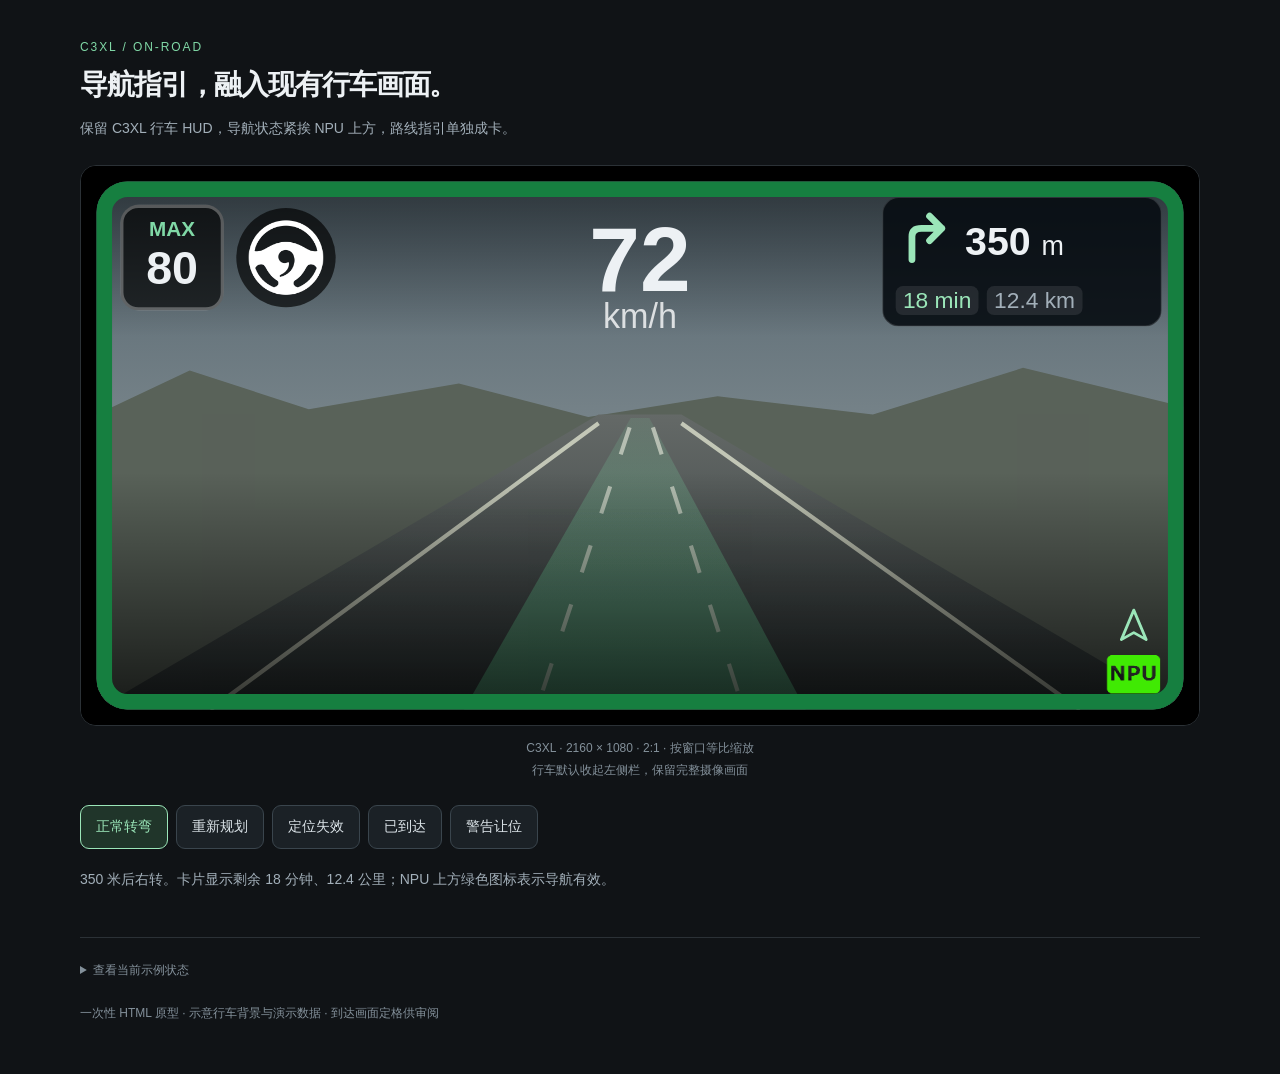
<file: docs/prototypes/c3xl-navigation.html>
<!doctype html>
<html lang="zh-CN">
<meta charset="utf-8">
<meta name="viewport" content="width=device-width, initial-scale=1">
<title>C3XL 导航指引卡 · 2160×1080 原型</title>
<style>
  :root { color-scheme: dark; font-family: Inter, -apple-system, BlinkMacSystemFont, "Segoe UI", "PingFang SC", sans-serif; color: #edf1f4; background: #101316; }
  * { box-sizing: border-box; }
  body { margin: 0; padding: 40px 24px; }
  main { max-width: 1120px; margin: auto; }
  .eyebrow { color: #80d8a6; font-size: 12px; letter-spacing: .16em; }
  h1 { margin: 12px 0; font-size: 28px; font-weight: 600; letter-spacing: -.04em; }
  .intro, #description { color: #a2afb9; font-size: 14px; line-height: 1.8; }
  .intro { margin: 0 0 24px; }
  .preview { border: 1px solid #2b3136; border-radius: 16px; overflow: hidden; background: #000; }
  .viewport { position: relative; width: 100%; aspect-ratio: 2 / 1; }
  .screen { position: absolute; width: 2160px; height: 1080px; transform-origin: top left; overflow: hidden; background: #000; }
  .content { position: absolute; inset: 30px; overflow: hidden; border-radius: 60px; background: #58676c; }
  .road { display: block; width: 2100px; height: 1020px; }
  .shade { position: absolute; inset: 0; pointer-events: none; background: linear-gradient(180deg, #0007, transparent 300px), linear-gradient(0deg, #000b, transparent 45%); }
  .border { position: absolute; inset: 30px; border: 30px solid #167f40; border-radius: 60px; pointer-events: none; }
  .set-speed { position: absolute; left: 46px; top: 45px; width: 200px; height: 204px; border: 6px solid #ffffff4b; border-radius: 35px; background: #000a; text-align: center; }
  .set-speed span { position: absolute; top: 21px; left: 0; right: 0; font-size: 40px; font-weight: 600; line-height: 1; color: #80d8a6; }
  .set-speed strong { position: absolute; top: 71px; left: 0; right: 0; font-size: 90px; line-height: 1; font-weight: 700; }
  .current-speed { position: absolute; top: 62px; left: 50%; transform: translateX(-50%); font-size: 176px; line-height: 1; font-weight: 700; }
  .speed-unit { position: absolute; top: 227px; left: 50%; transform: translateX(-50%); font-size: 66px; line-height: 1; font-weight: 500; color: #ffffffc8; }
  .mode { position: absolute; left: 270px; top: 51px; width: 192px; height: 192px; display: grid; place-items: center; background: #000a; border-radius: 50%; }
  .mode img { width: 144px; height: 144px; }
  .npu { position: absolute; right: 42px; bottom: 28px; width: 108px; height: 80px; }
  .nav-status { position: absolute; right: 60px; bottom: 126px; width: 72px; height: 72px; color: #9be6b9; }
  .nav-status.lost { color: #6e767d; }
  .nav-card { position: absolute; right: 42px; top: 30px; width: 540px; height: 250px; padding: 24px; border: 2px solid #ffffff24; border-radius: 32px; background: rgba(7, 13, 18, .9); }
  .nav-primary { display: flex; align-items: center; height: 116px; gap: 24px; }
  .maneuver { flex: 0 0 110px; height: 110px; color: #9be6b9; }
  .distance { font-size: 76px; font-weight: 700; white-space: nowrap; font-variant-numeric: tabular-nums; }
  .distance small { font-size: 52px; font-weight: 500; }
  .nav-summary { position: absolute; left: 24px; right: 24px; top: 170px; display: flex; gap: 16px; }
  .nav-summary span { height: 56px; display: flex; align-items: center; padding: 0 14px; border-radius: 14px; background: #ffffff17; font-size: 44px; white-space: nowrap; font-variant-numeric: tabular-nums; }
  .remaining-time { color: #9be6b9; }
  .remaining-distance { color: #a2afb9; }
  .nav-card.short { height: 150px; }
  .nav-card.short .nav-primary { height: 98px; }
  .phrase { font-size: 56px; font-weight: 650; color: #a2afb9; white-space: nowrap; }
  .nav-card.lost .phrase { color: #d25a5a; }
  .nav-card.arrived .phrase { color: #fff; }
  .alert { position: absolute; left: 40px; right: 40px; bottom: 40px; height: 300px; display: flex; flex-direction: column; justify-content: center; align-items: center; gap: 15px; border-radius: 30px; background: #da6f25f1; }
  .alert strong { font-size: 88px; font-weight: 700; line-height: 1.2; }
  .alert span { font-size: 66px; }
  [hidden] { display: none !important; }
  .caption { margin: 12px 0 24px; text-align: center; font-size: 12px; color: #83909a; line-height: 1.8; }
  .controls { display: flex; flex-wrap: wrap; gap: 8px; }
  button { min-height: 44px; padding: 10px 15px; border: 1px solid #3a454d; border-radius: 9px; background: #1b2126; color: #dce4e9; font: inherit; font-size: 14px; cursor: pointer; }
  button:hover { background: #29333b; }
  button[aria-pressed="true"] { color: #9be6b9; border-color: #9be6b9; background: #20352a; }
  button:focus-visible { outline: 3px solid #9be6b9; outline-offset: 3px; }
  #description { min-height: 50px; margin: 18px 0 20px; }
  details { padding-top: 18px; border-top: 1px solid #2b3136; color: #83909a; font-size: 12px; }
  summary { cursor: pointer; width: fit-content; padding: 6px 0; }
  pre { overflow-x: auto; padding: 16px; border-radius: 8px; background: #090d10; line-height: 1.7; color: #a2afb9; }
  .footnote { margin-top: 20px; font-size: 12px; color: #83909a; }
  @media (max-width: 600px) { body { padding: 24px 12px; } h1 { font-size: 24px; } }
</style>
<main>
  <div class="eyebrow">C3XL / ON-ROAD</div>
  <h1>导航指引，融入现有行车画面。</h1>
  <p class="intro">保留 C3XL 行车 HUD，导航状态紧挨 NPU 上方，路线指引单独成卡。</p>
  <div class="preview">
    <div class="viewport" id="viewport">
      <div class="screen" id="screen" role="img" aria-label="C3XL 2160×1080 行车界面，导航状态位于右下 NPU 上方">
        <div class="content" id="content">
          <svg class="road" viewBox="0 0 2100 1020" aria-hidden="true">
            <defs>
              <linearGradient id="sky" x2="0" y2="1"><stop stop-color="#53636d"/><stop offset="1" stop-color="#a0a9aa"/></linearGradient>
              <linearGradient id="asphalt" x2="0" y2="1"><stop stop-color="#646967"/><stop offset="1" stop-color="#303839"/></linearGradient>
              <linearGradient id="path" x2="0" y2="1"><stop stop-color="#80d8a6" stop-opacity=".12"/><stop offset="1" stop-color="#66d79a" stop-opacity=".6"/></linearGradient>
            </defs>
            <path fill="url(#sky)" d="M0 0H2100V1020H0z"/>
            <path fill="#596259" d="M0 450L180 365L410 440L700 390L950 455L1200 415L1500 450L1790 360L2100 435V1020H0z"/>
            <path fill="url(#asphalt)" d="M970 450H1130L2100 1020H0z"/>
            <path fill="url(#path)" d="M1032 457H1068L1370 1020H710z"/>
            <path d="M970 467L220 1020M1130 467L1900 1020" stroke="#dce0cc" stroke-width="8" opacity=".8"/>
            <path d="M1030 475L850 1020M1075 475L1250 1020" stroke="#e2e5d8" stroke-width="8" stroke-dasharray="55 65" opacity=".65"/>
          </svg>
          <div class="shade"></div>
          <div class="set-speed" aria-hidden="true"><span>MAX</span><strong>80</strong></div>
          <div class="current-speed" aria-hidden="true">72</div>
          <div class="speed-unit" aria-hidden="true">km/h</div>
          <div class="mode" id="mode" aria-hidden="true"><img src="[data-uri]" alt=""></div>
          <img class="npu" id="npu" src="[data-uri]" alt="NPU 正在工作">
          <svg class="nav-status" id="nav-status" viewBox="0 0 24 24" fill="none" stroke="currentColor" stroke-width="1.8" stroke-linejoin="round" aria-hidden="true">
            <path d="M12 2L20 21L12 16.5L4 21Z"/>
            <path id="nav-slash" d="M3 3L21 21" stroke="#d25a5a" hidden/>
          </svg>
          <div class="nav-card" id="nav-card">
            <div class="nav-primary">
              <svg class="maneuver" viewBox="0 0 42 42" fill="none" stroke="currentColor" stroke-width="5" stroke-linecap="round" stroke-linejoin="round" aria-hidden="true">
                <path id="maneuver-path" d="M12 35V18Q12 12 19 12H34M25 3L34 12L25 21"/>
                <path id="maneuver-slash" d="M7 35L35 7" stroke="#d25a5a" hidden/>
              </svg>
              <span class="distance" id="distance">350 <small>m</small></span>
              <span class="phrase" id="phrase" hidden></span>
            </div>
            <div class="nav-summary" id="nav-summary"><span class="remaining-time">18 min</span><span class="remaining-distance">12.4 km</span></div>
          </div>
          <div class="alert" id="alert" hidden><strong>请握住方向盘</strong><span>保持注意，准备接管</span></div>
        </div>
        <div class="border"></div>
      </div>
    </div>
  </div>
  <p class="caption">C3XL · 2160 × 1080 · 2:1 · 按窗口等比缩放<br>行车默认收起左侧栏，保留完整摄像画面</p>
  <div class="controls" role="group" aria-label="演示导航状态">
    <button type="button" data-state="turn" aria-pressed="true">正常转弯</button>
    <button type="button" data-state="rerouting" aria-pressed="false">重新规划</button>
    <button type="button" data-state="lost" aria-pressed="false">定位失效</button>
    <button type="button" data-state="arrived" aria-pressed="false">已到达</button>
    <button type="button" data-state="warning" aria-pressed="false">警告让位</button>
  </div>
  <p id="description" role="status" aria-live="polite" aria-atomic="true"></p>
  <details><summary>查看当前示例状态</summary><pre id="state-output"></pre></details>
  <p class="footnote">一次性 HTML 原型 · 示意行车背景与演示数据 · 到达画面定格供审阅</p>
</main>
<script>
  const scenarios = {
    turn: { status: 'navigating', label: '350 米后右转', description: '350 米后右转。卡片显示剩余 18 分钟、12.4 公里；NPU 上方绿色图标表示导航有效。' },
    rerouting: { status: 'rerouting', phrase: '重新规划', label: '正在重新规划路线', description: '重新规划时收起旧转弯与路线进度，改为短状态卡；导航状态仍位于 NPU 上方。' },
    lost: { status: 'positionLost', phrase: '定位失效', label: '手机定位失效', description: '定位失效时隐藏旧指引，用灰箭头和红斜线标记导航状态。NPU 标识独立保留。' },
    arrived: { status: 'arrived', phrase: '已到达', label: '已到达目的地', description: '到达时显示短卡并收起导航状态图标；现有 NPU 与行车 HUD 保持原位。' },
    warning: { status: 'navigating', warning: true, label: '请握住方向盘，准备接管', description: '沿用现有底部警告区域，导航卡完全让位，保留车速与巡航 HUD。点击正常转弯可恢复演示。' }
  };
  const element = id => document.getElementById(id);
  function showScenario(key) {
    const scenario = scenarios[key];
    const short = Boolean(scenario.phrase);
    const lost = key === 'lost';
    element('nav-card').className = `nav-card${short ? ' short' : ''}${lost ? ' lost' : ''}${key === 'arrived' ? ' arrived' : ''}`;
    element('nav-card').hidden = Boolean(scenario.warning);
    element('distance').hidden = short;
    element('phrase').hidden = !short;
    element('phrase').textContent = scenario.phrase || '';
    element('nav-summary').hidden = short;
    element('maneuver-path').setAttribute('d', key === 'arrived' ? 'M7 22L17 32L35 11' : short ? 'M21 35V6M10 17L21 6L32 17' : 'M12 35V18Q12 12 19 12H34M25 3L34 12L25 21');
    element('maneuver-path').style.color = short && key !== 'arrived' ? '#5c6870' : '#9be6b9';
    element('maneuver-slash').toggleAttribute('hidden', !lost);
    element('nav-status').classList.toggle('lost', lost);
    element('nav-status').toggleAttribute('hidden', key === 'arrived');
    element('nav-slash').toggleAttribute('hidden', !lost);
    element('alert').hidden = !scenario.warning;
    element('mode').hidden = Boolean(scenario.warning);
    element('screen').setAttribute('aria-label', `C3XL 2160×1080 行车画面：${scenario.label}，导航状态位于 NPU 上方`);
    element('description').textContent = scenario.description;
    document.querySelectorAll('[data-state]').forEach(button => button.setAttribute('aria-pressed', String(button.dataset.state === key)));
    element('state-output').textContent = JSON.stringify({
      navStateSP: {
        hasNavState: true,
        phoneLocationOk: !lost,
        rerouting: key === 'rerouting',
        navState: {
          status: scenario.status,
          maneuverType: short ? 255 : 10,
          distanceToManeuverM: short ? 4294967295 : 350,
          routeRemainingM: short ? 4294967295 : 12400,
          routeRemainingSeconds: short ? 4294967295 : 1080,
          ageMs: 50
        }
      },
      ui: { started: true, secondsSinceReceived: 0.05, alertVisible: Boolean(scenario.warning) }
    }, null, 2);
  }
  document.querySelectorAll('[data-state]').forEach(button => button.addEventListener('click', () => showScenario(button.dataset.state)));
  new ResizeObserver(() => { element('screen').style.transform = `scale(${element('viewport').clientWidth / 2160})`; }).observe(element('viewport'));
  showScenario('turn');
</script>
</html>
</file>
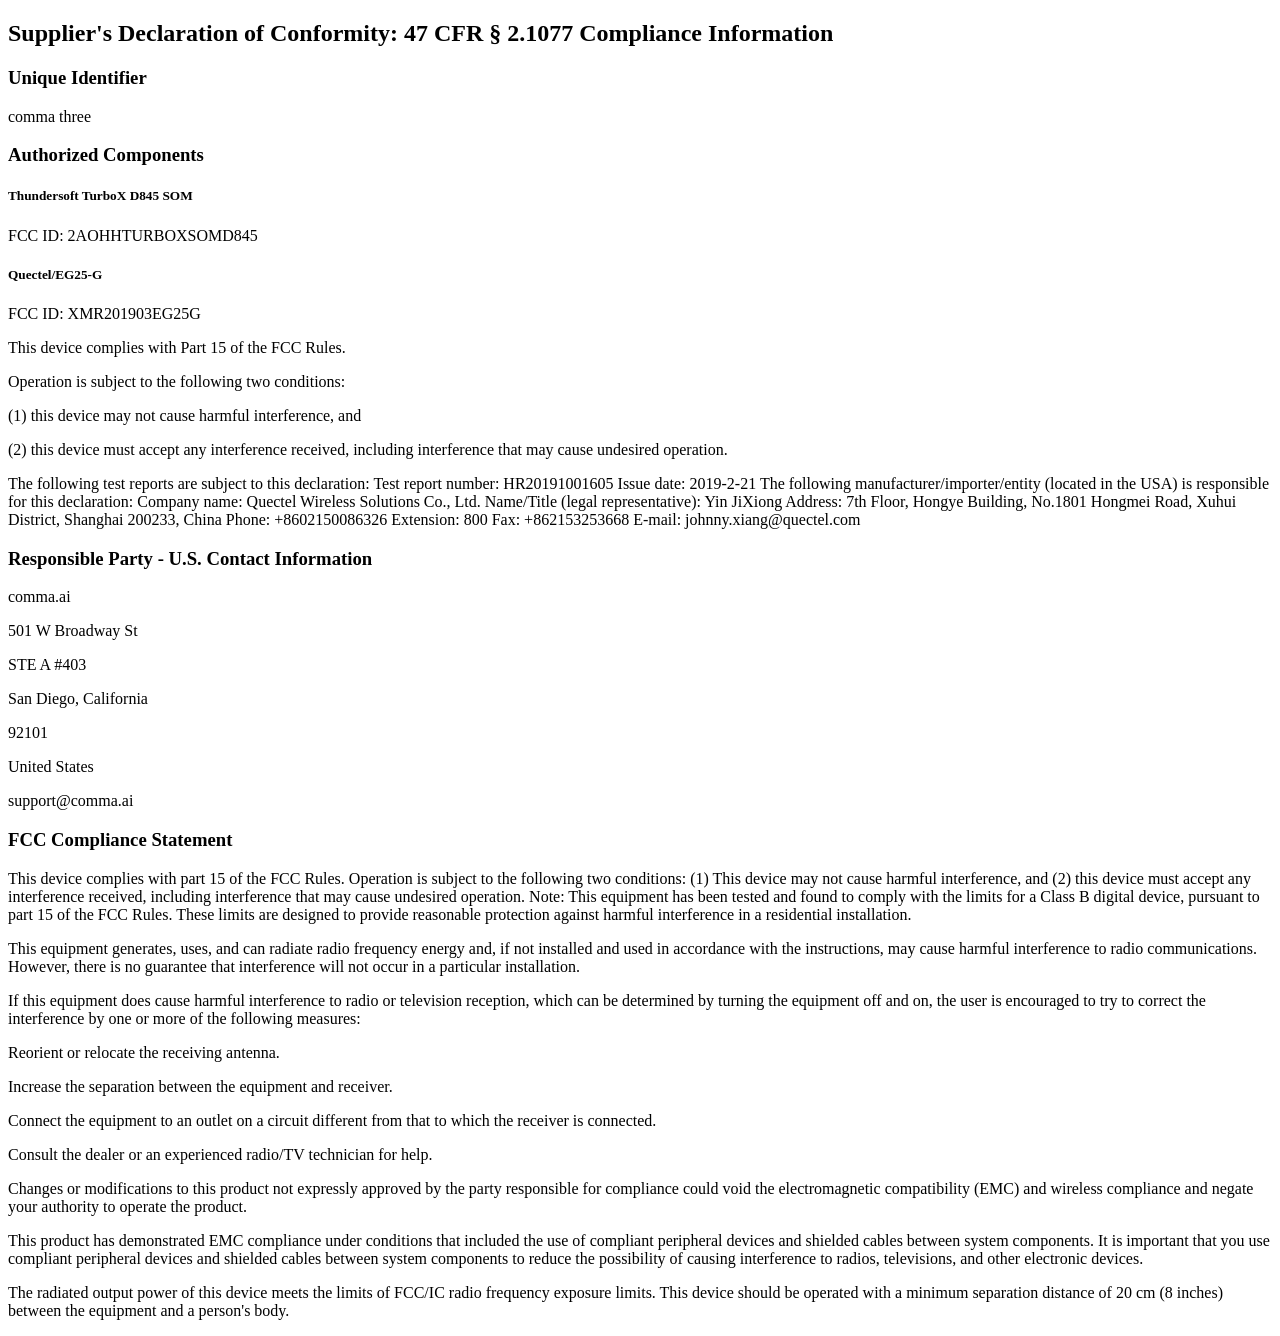
<file: openpilot/selfdrive/assets/offroad/fcc.html>
<!DOCTYPE html>
<body>
  <h2>Supplier's Declaration of Conformity: 47 CFR § 2.1077 Compliance Information</h2>

  <h3>Unique Identifier</h3>
  <p>comma three</p>

  <h3>Authorized Components</h3>

  <h5>Thundersoft TurboX D845 SOM</h5>
  <p>FCC ID: 2AOHHTURBOXSOMD845</p>

  <h5>Quectel/EG25-G</h5>
  <p>FCC ID: XMR201903EG25G</p>
  <p>This device complies with Part 15 of the FCC Rules.</p>
  <p>Operation is subject to the following two conditions:</p>

  <p>(1) this device may not cause harmful interference, and</p>
  <p>(2) this device must accept any interference received, including interference that may cause undesired operation.</p>

  The following test reports are subject to this declaration:
  Test report number: HR20191001605
  Issue date: 2019-2-21

  The following manufacturer/importer/entity (located in the USA) is responsible for this declaration:
  Company name: Quectel Wireless Solutions Co., Ltd.
  Name/Title (legal representative): Yin JiXiong
  Address: 7th Floor, Hongye Building, No.1801 Hongmei Road, Xuhui District, Shanghai 200233, China
  Phone: +8602150086326 Extension: 800
  Fax: +862153253668
  E-mail: johnny.xiang@quectel.com
  </p>

  <h3>Responsible Party - U.S. Contact Information</h3>
  <p>comma.ai</p>
  <p>501 W Broadway St</p>
  <p>STE A #403</p>
  <p>San Diego, California</p>
  <p>92101</p>
  <p>United States</p>
  <p>support@comma.ai</p>

  <h3>FCC Compliance Statement</h3>
  <p> This device complies with part 15 of the FCC Rules. Operation is subject to the following two conditions: (1) This device may not cause harmful interference, and (2) this device must accept any interference received, including interference that may cause undesired operation. Note: This equipment has been tested and found to comply with the limits for a Class B digital device, pursuant to part 15 of the FCC Rules. These limits are designed to provide reasonable protection against harmful interference in a residential installation.</p>
  <p>This equipment generates, uses, and can radiate radio frequency energy and, if not installed and used in accordance with the instructions, may cause harmful interference to radio communications. However, there is no guarantee that interference will not occur in a particular installation.</p>
  <p>If this equipment does cause harmful interference to radio or television reception, which can be determined by turning the equipment off and on, the user is encouraged to try to correct the interference by one or more of the following measures:</p>
  <p>Reorient or relocate the receiving antenna.</p>
  <p>Increase the separation between the equipment and receiver.</p>
  <p>Connect the equipment to an outlet on a circuit different from that to which the receiver is connected.</p>
  <p>Consult the dealer or an experienced radio/TV technician for help.</p>
  <p>Changes or modifications to this product not expressly approved by the party responsible for compliance could void the electromagnetic compatibility (EMC) and wireless compliance and negate your authority to operate the product.</p>
  <p>This product has demonstrated EMC compliance under conditions that included the use of compliant peripheral devices and shielded cables between system components. It is important that you use compliant peripheral devices and shielded cables between system components to reduce the possibility of causing interference to radios, televisions, and other electronic devices.</p>
  <p>The radiated output power of this device meets the limits of FCC/IC radio frequency exposure limits. This device should be operated with a minimum separation distance of 20 cm (8 inches) between the equipment and a person's body.</p>
</body>
</html>
</file>
